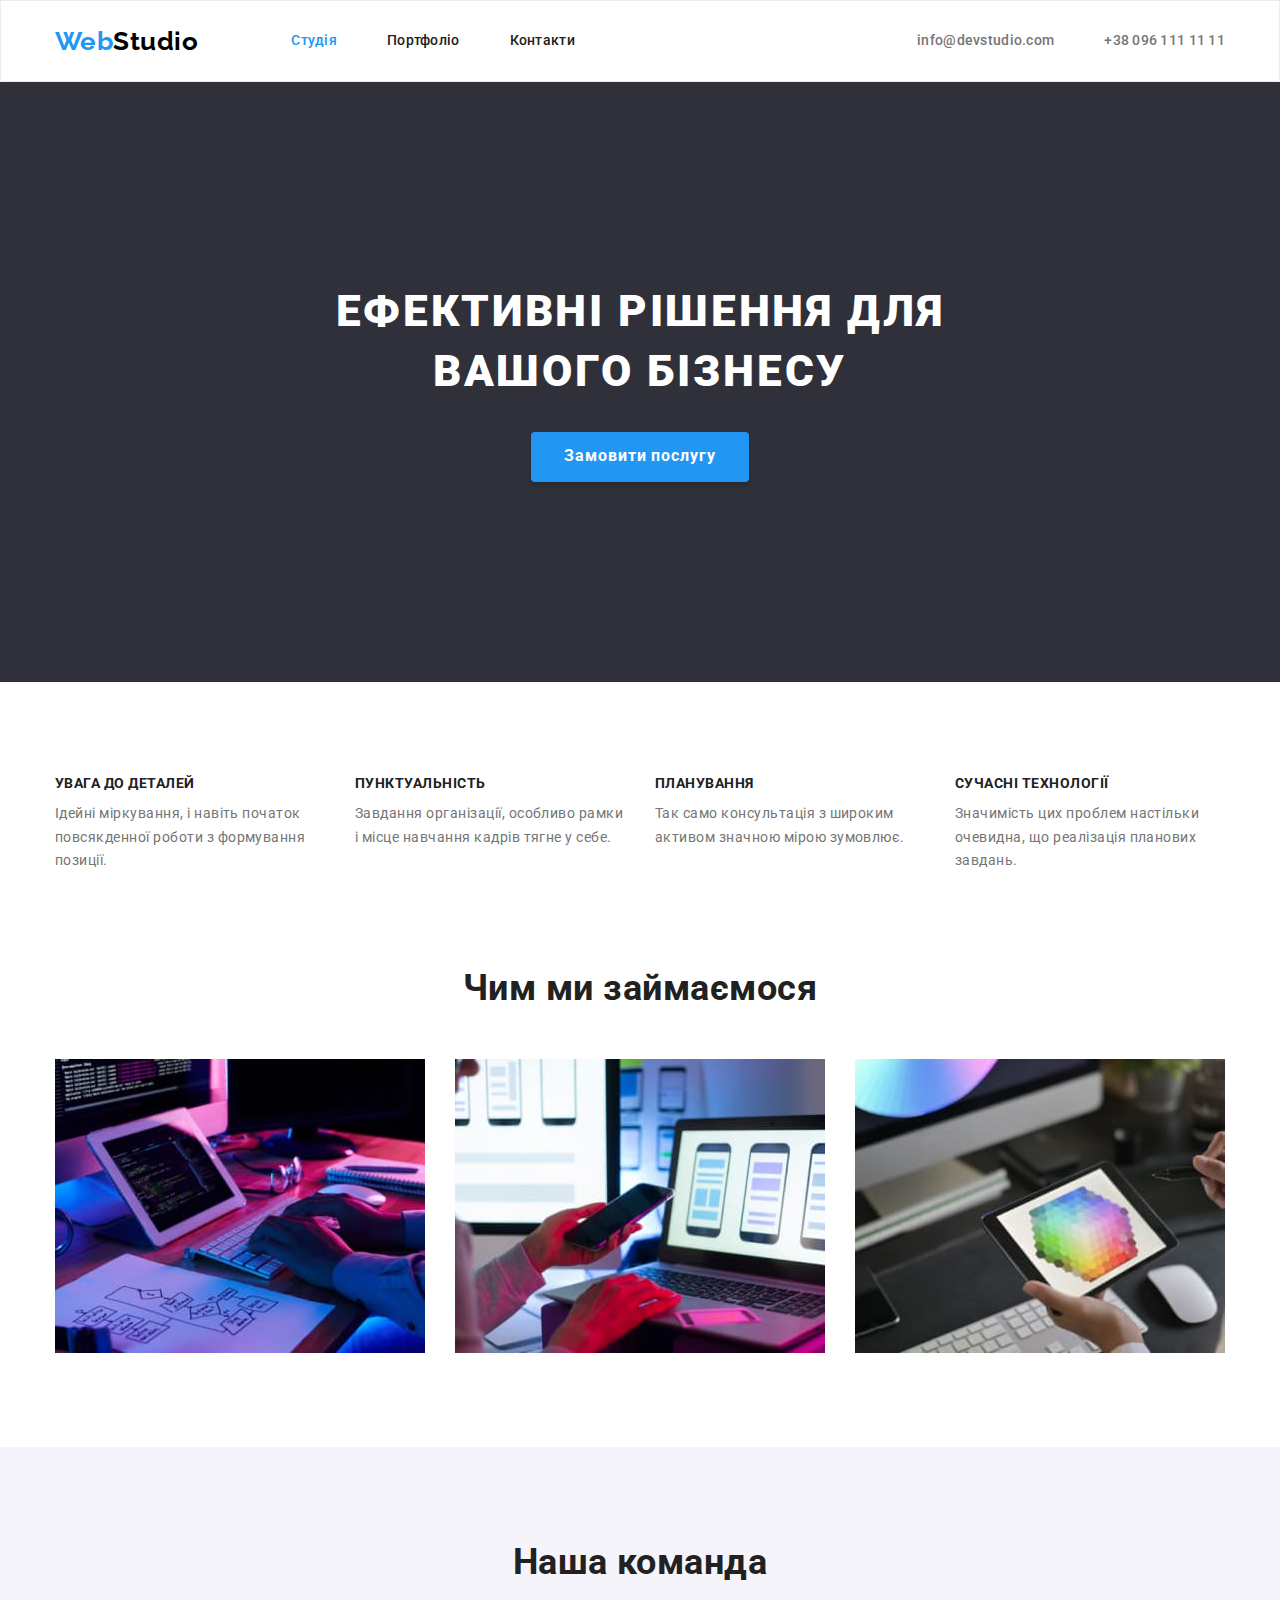
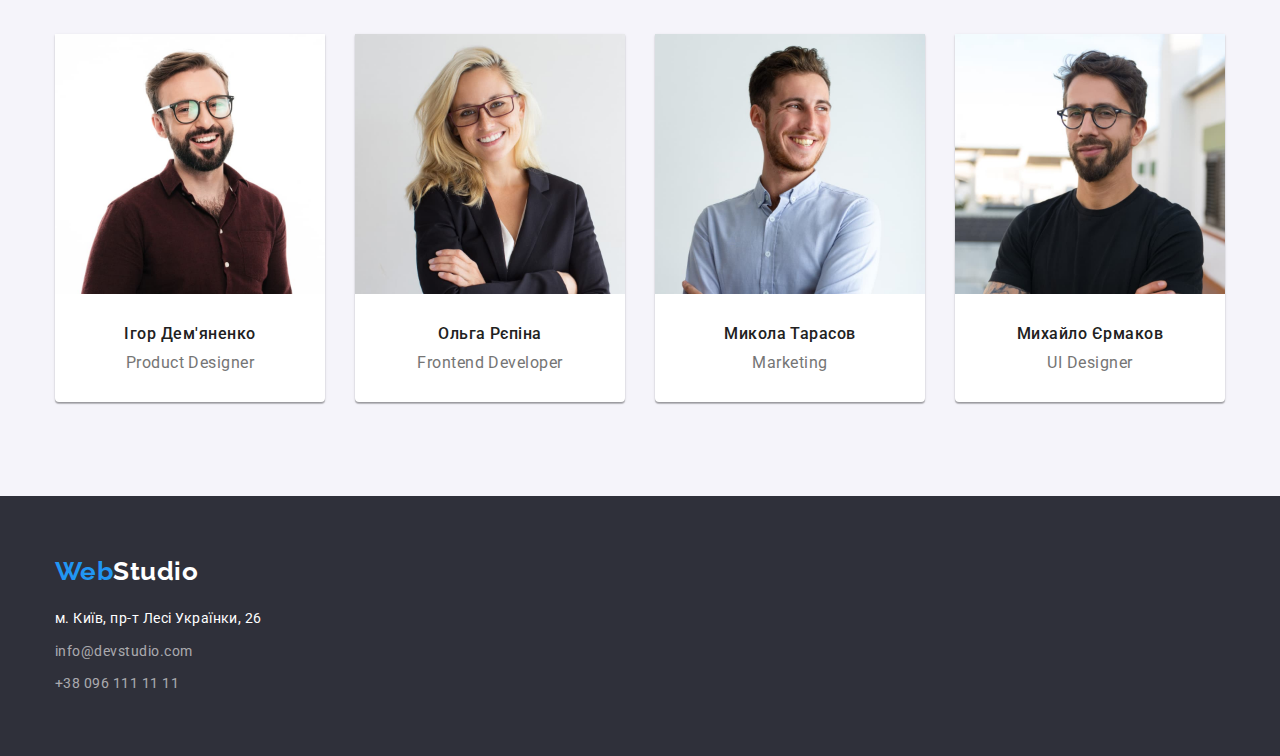
<file: index.html>
<!DOCTYPE html>
<html lang="uk">
<head>
    <meta charset="UTF-8">
    <meta http-equiv="X-UA-Compatible" content="IE=edge">
    <meta name="viewport" content="width=device-width, initial-scale=1.0">
    <title>WebStudio</title>
    
    <link rel="preconnect" href="https://fonts.googleapis.com">
    <link rel="preconnect" href="https://fonts.gstatic.com" crossorigin>
    <link href="https://fonts.googleapis.com/css2?family=Raleway:wght@700&family=Roboto:wght@400;500;700;900&display=swap" rel="stylesheet">
     <link rel="stylesheet" href=" https://cdnjs.cloudflare.com/ajax/libs/modern-normalize/1.1.0/modern-normalize.css">
    <link rel="stylesheet" href="./css/styles.css">
</head>
<body>
    <header class="header">
       <div class="container container-header">
            <nav class="container-nav">
             <a class="logo" href="./index.html"> <span class="logo-web">Web</span><span class="logo-studio" >Studio</span></a>
                <ul class="site-nav">
                    <li class="site-title"> <a  href="./index.html" class= " link current item" >Студія</a> </li>
                    <li class="site-title"> <a  href="./portfolio.html" class="link item ">Портфоліо</a> </li>
                    <li class="site-title"> <a  href="" class="link item">Контакти</a> </li>
                </ul>
            </nav>
            <ul class="contacs ">
                <li class="site-title"><a class="link" href="mailto:info@devstudio.com">info@devstudio.com</a></li>
                <li class="site-title"><a class="link" href="tel:+380961111111">+38 096 111 11 11</a></li>
            </ul>
        </div>  
        
        
        
    </header>

    <main>
        <section class="hero section">
            <div class="container ">
            <h1 class="hero-title">Ефективні рішення для вашого бізнесу</h1>
            <button class="btn " type="button">Замовити послугу</button>
         </div>
        </section>

        <section class="section">
            <div class="container ">
            <h2 class="our-benefits" >Наші переваги</h2>
            <ul class="benefits-list">
                <li class="benefits-item">   
                    <h3 class="benefits-title">УВАГА ДО ДЕТАЛЕЙ</h3>  
                    <p class=" benefits-text" >Ідейні міркування, і навіть початок повсякденної роботи з формування позиції.</p> 
                </li>
                <li class="benefits-item"> 
                    <h3 class="benefits-title">ПУНКТУАЛЬНІСТЬ</h3>  
                    <p class="benefits-text">Завдання організації, особливо рамки і місце навчання кадрів тягне у себе.</p> 
                </li>
                <li class="benefits-item">
                    <h3 class="benefits-title">ПЛАНУВАННЯ</h3>  
                    <p class="benefits-text">Так само консультація з широким активом значною мірою зумовлює.</p> 
                </li>
                <li class="benefits-item" >
                    <h3 class="benefits-title">СУЧАСНІ ТЕХНОЛОГІЇ</h3>  
                    <p class="benefits-text">Значимість цих проблем настільки очевидна, що реалізація планових завдань.</p> 
                </li>
            </ul>
            </div>
        </section>
        <section class="work section">
            <div class="container">
            <h2 class="section-title title-web">Чим ми займаємося</h2>
            
            <ul class="images">
                <li><img src="./images/box1.jpg" alt="Декстоп" width="370" ></li>
                <li><img src="./images/box2.jpg" alt="Мобільний додаток" width="370"></li>
                <li><img src="./images/box3.jpg" alt="Планшет"   width="370"></li>
            </ul>
        </div>
        </section>
        <section class="team section">
            <div class="container">
            <h2 class="section-title">Наша команда</h2>
            <ul class="list-team">
                <li class="team-group">
                    <img src="./images/igor.demjanenko.jpg" alt="Ігор Дем'яненко" width="270">
                    <h3 class="team-title">Ігор Дем'яненко</h3>
                    <p  class="team-position" lang="en">Product Designer</p>
                    
                </li>
                <li class="team-group">
                    <img src="./images/olga.repina.jpg" alt="Ольга Рєпіна" width="270">
                    <h3 class="team-title">Ольга Рєпіна</h3>
                    <p class="team-position"  lang="en">Frontend Developer</p>
                    
                </li>
                <li class="team-group">
                    <img src="./images/mykola.tarasov.jpg" alt="Микола Тарасов" width="270">
                    <h3 class="team-title">Микола Тарасов</h3>
                    <p class="team-position" lang="en">Marketing</p>
                    
                </li>
                <li class="team-group">
                    <img src="./images/mixajlo.jermakov.jpg" alt="Михайло Єрмаков" width="270">
                    <h3 class="team-title">Михайло Єрмаков</h3>
                    <p class="team-position" lang="en">UI Designer</p>
                    
                </li>
            </ul>
            </div>
        </section>

    </main>

    <footer class="address  ">
        <div class=" container"><a class="logo logo-address" href="./index.html"> <span class="logo-web">Web</span><span class="logo-footer" >Studio</span></a>
        <address>
            <ul class="nav-address"> 
                <li class="nav-item"><a class="link-footer maps" href="https://goo.gl/maps/FgdQjG2x2mxrf8Yn7" rel="noopener noreferrer nofollow" >м. Київ, пр-т Лесі Українки, 26</a>    </li>
                <li class="nav-item"><a  class="link-footer contacs" href="mailto:info@devstudio.com">info@devstudio.com</a> </li>
                <li class="nav-item"><a  class="link-footer contacs" href="tel:+380961111111">+38 096 111 11 11</a> </li>
            </ul>
             </address>
        </div>
    </footer>
    
</body>
</html>
</file>
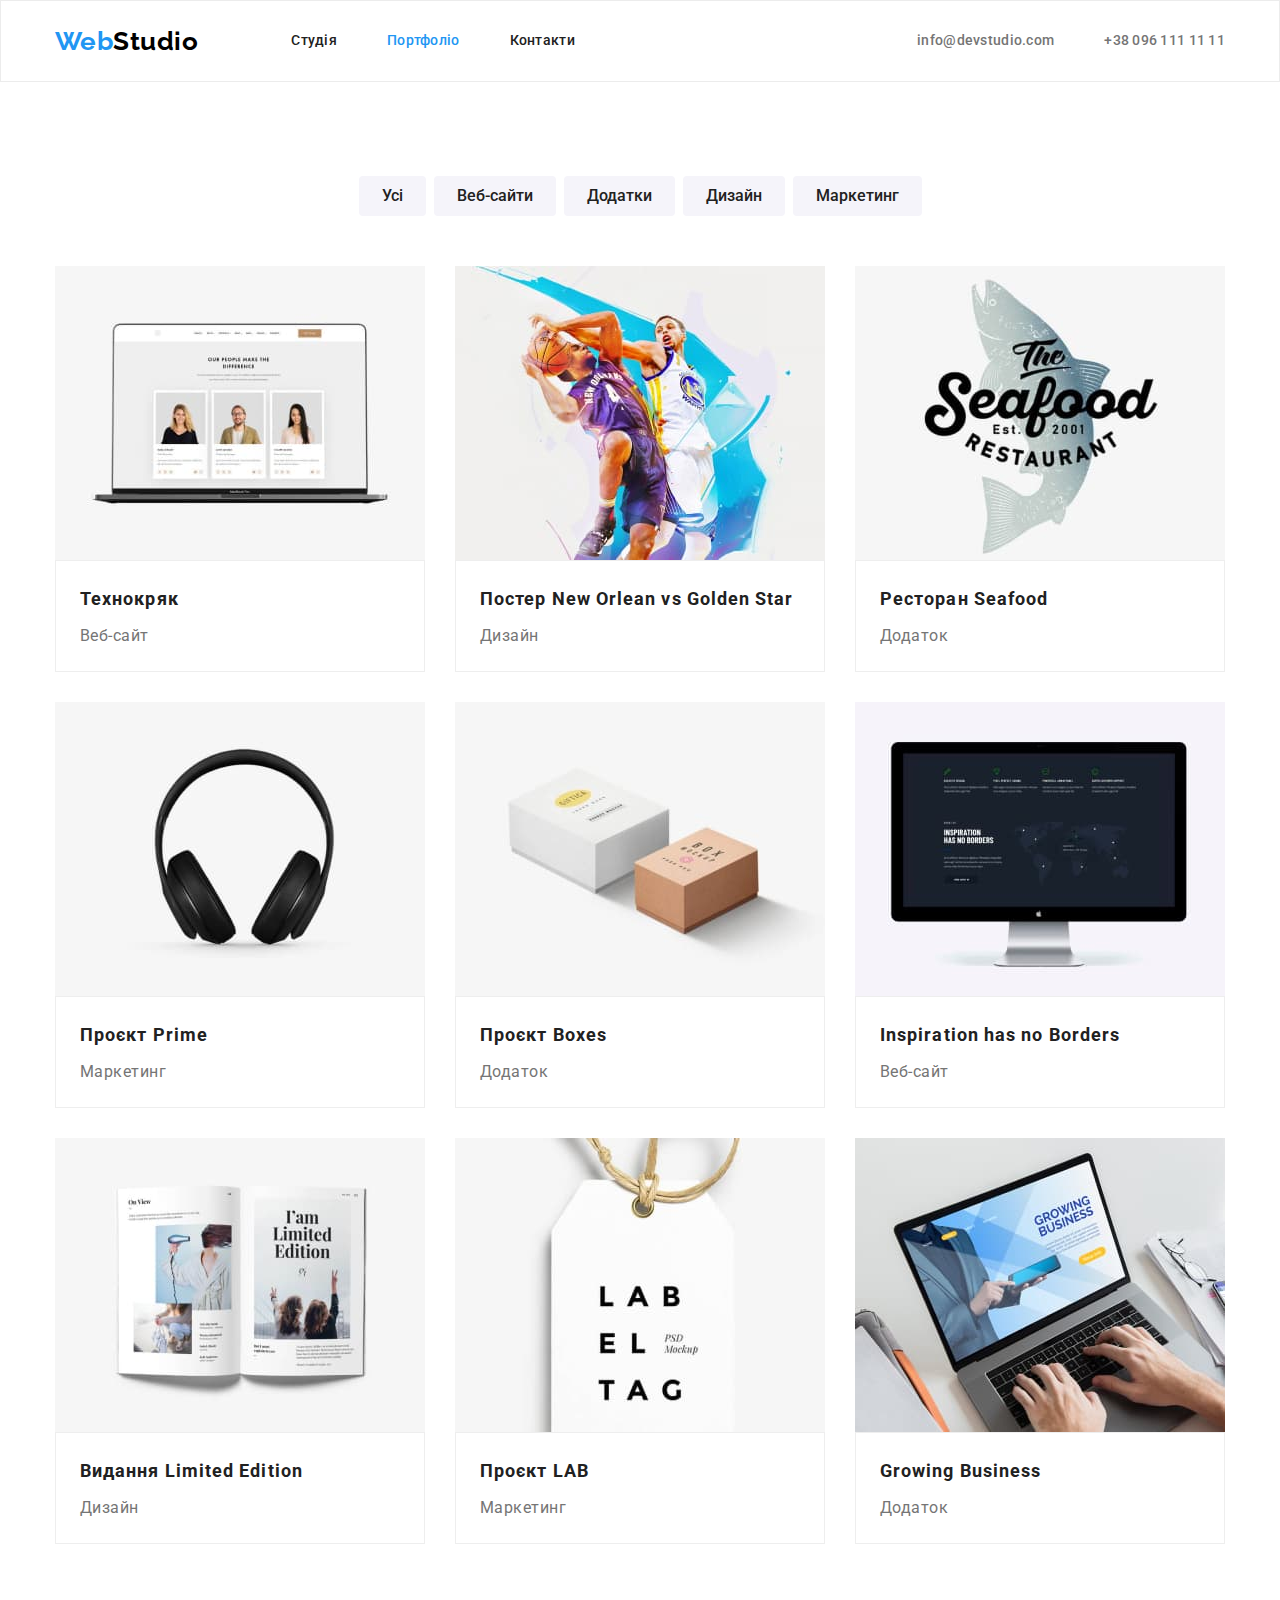
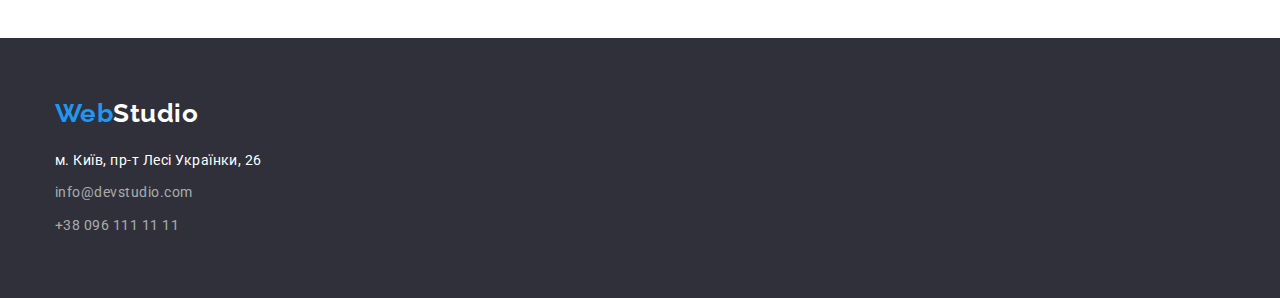
<file: portfolio.html>
<!DOCTYPE html>
<html lang="uk">
<head>
    <meta charset="UTF-8">
    <meta http-equiv="X-UA-Compatible" content="IE=edge">
    <meta name="viewport" content="width=device-width, initial-scale=1.0">
    
    
    
    <title>Portfolio</title>
    
    <link rel="preconnect" href="https://fonts.googleapis.com">
    <link rel="preconnect" href="https://fonts.gstatic.com" crossorigin>
    <link href="https://fonts.googleapis.com/css2?family=Raleway:wght@700&family=Roboto:wght@400;500;700;900&display=swap" rel="stylesheet">
    <link rel="stylesheet" href=" https://cdnjs.cloudflare.com/ajax/libs/modern-normalize/1.1.0/modern-normalize.css">
    <link rel="stylesheet" href="./css/styles.css">
</head>
<body>
    <header class="header">
        <div class="container container-header">
             <nav class="container-nav">
              <a class="logo" href="./index.html"> <span class="logo-web">Web</span><span class="logo-studio" >Studio</span></a>
                 <ul class="site-nav">
                     <li class="site-title"> <a  href="./index.html" class= " link item" >Студія</a> </li>
                     <li class="site-title"> <a  href="./portfolio.html" class="link current item ">Портфоліо</a> </li>
                     <li class="site-title"> <a  href="" class="link item">Контакти</a> </li>
                 </ul>
             </nav>
             <ul class="contacs ">
                 <li class="site-title"><a class="link" href="mailto:info@devstudio.com">info@devstudio.com</a></li>
                 <li class="site-title"><a class="link" href="tel:+380961111111">+38 096 111 11 11</a></li>
             </ul>
         </div>  
         
         
         
     </header>
   
    <main>
        <section class="section">
            <div class="container">
            
                <ul class="container-filter">
                    <li class="filter-btn"><button class="btn-nav" type="button">Усі</button></li>
                    <li class="filter-btn"><button class="btn-nav" type="button">Веб-сайти</button></li>
                    <li class="filter-btn"><button class="btn-nav" type="button">Додатки</button></li>
                    <li class="filter-btn"><button class="btn-nav" type="button">Дизайн</button></li>
                    <li class="filter-btn"><button class="btn-nav" type="button">Маркетинг</button></li>
                </ul>
           

        
            <h1 class="title-portfolio">Портфоліо</h1>
            
            <ul class="container-works">
                <li class="container-web">
                    <img src="./images/texnokrjak.jpg" alt="Сайт Технокряк" width="370" height="294">
                    <div class="container-text">
                    <h2 class="works-title" >Технокряк</h2>
                    <p class="works-text">Веб-сайт</p>
                    </div>
                </li>
                <li class="container-web"> 
                    <img src="./images/poster.new.orlean.jpg" alt="Дизайн Постер New Orlean vs Golden Star" width="370" height="294">
                    <div class="container-text">
                    <h2 class="works-title" >Постер New Orlean vs Golden Star</h2>
                    <p class="works-text">Дизайн</p>
                    </div>
                </li>
                <li class="container-web">
                    <img src="./images/restorant.seafood.jpg" alt="Додаток Ресторан Seafood" width="370" height="294">
                    <div class="container-text">
                    <h2 class="works-title" >Ресторан Seafood</h2>
                    <p class="works-text">Додаток</p>
                    </div>
                </li>
                <li class="container-web">
                    <img src="./images/proekt.prime.jpg" alt=" Маркетинг Проєкт Prime" width="370" height="294">
                    <div class="container-text">
                    <h2 class="works-title" >Проєкт Prime</h2>
                    <p class="works-text">Маркетинг</p>
                    </div>
                </li>
                <li class="container-web">
                    <img src="./images/proekt.boxes.jpg" alt="Додаток Проєкт Boxes" width="370" height="294">
                    <div class="container-text">
                    <h2 class="works-title" >Проєкт Boxes</h2>
                    <p class="works-text">Додаток</p>
                    </div>
                </li>
                <li class="container-web">
                    <img src="./images/inspiration.gas.jpg" alt="Веб-сайт Inspiration has no Borders" width="370" height="294">
                    <div class="container-text">
                    <h2 class="works-title" >Inspiration has no Borders</h2>
                    <p class="works-text">Веб-сайт</p>
                    </div>
                </li>
                <li class="container-web">
                    <img src="./images/vidanjia.limited.jpg" alt="Дизайн Видання Limited Edition" width="370" height="294">
                    <div class="container-text">
                    <h2 class="works-title" >Видання Limited Edition</h2>
                    <p class="works-text">Дизайн</p>
                    </div> 
                </li>
                <li class="container-web">
                    <img src="./images/proekt.lab.jpg" alt="Маркетинг Проєкт LAB" width="370" height="294">
                    <div class="container-text">
                    <h2 class="works-title" >Проєкт LAB</h2>
                    <p class="works-text">Маркетинг</p>
                 </div> 
                </li>
                <li class="container-web">
                    <img src="./images/growing.business.jpg" alt="Додаток Growing Business" width="370" height="294">
                    <div class="container-text">
                    <h2 class="works-title" >Growing Business</h2>
                    <p class="works-text">Додаток</p>
                    </div>  
                </li>
            </ul>
        </div>
        </section>
        
    </main>
    <footer class="address  ">
        <div class=" container"><a class="logo logo-address" href="./index.html"> <span class="logo-web">Web</span><span class="logo-footer" >Studio</span></a>
        <address>
            <ul class="nav-address"> 
                <li class="nav-item"><a class="link-footer maps" href="https://goo.gl/maps/FgdQjG2x2mxrf8Yn7" rel="noopener noreferrer nofollow" >м. Київ, пр-т Лесі Українки, 26</a>    </li>
                <li class="nav-item"><a  class="link-footer contacs" href="mailto:info@devstudio.com">info@devstudio.com</a> </li>
                <li class="nav-item"><a  class="link-footer contacs" href="tel:+380961111111">+38 096 111 11 11</a> </li>
            </ul>
             </address>
        </div>
    </footer>
    
    
</body>
</html>
</file>
<file: css/styles.css>
:root{ 
    --primary-text-color:  #212121;
    --title-text-color: #757575;
    --accent-color: #2196F3;
    --primary-white-color:#FFFFFF;
}
body{
    background-color: #FFFFFF;
    color: var(--primary-text-color);
    
    font-family: 'Roboto', sans-serif;
    font-size: 16px; 
    line-height: 1.19;
    letter-spacing: 0.03em;
    margin: 0px;
}
ul{
    list-style-type: none;
    margin: 0 0;
    padding: 0 0;
}

button{
    font-family: inherit;
    
}
h1, h2, h3, h4, h5, h6{
    margin: 0px;
}
p{
    margin: 0 0;
}
img{
    display: block;
     max-width: 100%; 
     height: auto;
}

.container{
    width: 1200px;
    padding-left: 15px;
    padding-right: 15px;
    margin-left: auto;
    margin-right: auto;

    
}
.section{
    padding-bottom: 94px;
    padding-top: 94px;
}

.container-header{
    display: flex;
    align-items: center;
    justify-content: space-around;
}

.logo{
    font-family: 'Raleway';
    font-weight: 700;
    font-size: 26px;
    
    
    
    text-decoration: none;
}
.logo-web{
    color: #2196F3;
}

.logo-studio{
    color: #000000;
}

/* Site-nav */
.container-nav{
    display: flex;
    align-items: center;
}
.site-nav{
    display: flex;
    margin-left: 93px;
    color:  var(--primary-text-color);
  
}
.site-title{
    margin-right: 50px;
}

.site-title:last-child{
    margin-right: 0px;
}

.link{
    font-weight: 500;
    font-size: 14px;
    line-height: 1.14;
    letter-spacing: 0.02em;
    text-decoration: none;

    display: block;
    padding-top: 32px; 
    padding-bottom: 32px;
    
}

.link:not(:last-child){
    margin-right: 0px;
}

.site-nav .link{
    color: var(--primary-text-color);
}

.site-nav .link:hover,
.site-nav .link:focus{
    color: var(--accent-color);
}
.site-nav .link.current{
    color: var(--accent-color);  
} 
.contacs{
    display: flex;
    margin-left: auto;
}

.contacs .link{
    color: var(--title-text-color);
}
.contacs .link:hover,
.contacs .link:focus{
    color: var(--accent-color); 
}
 
/* Hero section Webstudio */

.hero{
    background-color: #2F303A;
    text-align: center;
    padding-top: 200px;
    padding-bottom: 200px;
    
     
}

.hero-title {
    font-weight: 900;
    font-size: 44px;
    line-height: 1.36;
    text-align: center;
    letter-spacing: 0.06em;
    text-transform: uppercase;

    width: 696px;
    margin-right: auto;
    margin-left: auto;
    margin-bottom: 30px;

    color: var(--primary-white-color);
}
.btn{
    font-weight: 700;
    text-align: center;
    letter-spacing: 0.06em;
    cursor: pointer;

    border-radius: 4px;
    padding-left: 32px;
    padding-right: 32px;
    padding-bottom: 10px;
    padding-top: 10px;
    min-width: 216px;
    min-height: 50px;
    border: 1px solid transparent;
    box-shadow: 0px 4px 4px rgba(0, 0, 0, 0.15);
    
    

    background-color: var(--accent-color) ;
    color: var(--primary-white-color);

}

/* Section Наші Переваги */
.benefits-list{
    display: flex;
}

.our-benefits,
.title-portfolio{
    position: absolute;
    width: 1px;
    height: 1px;
    margin: -1px;
    border: 0;
    padding: 0;
        
    white-space: nowrap;
    clip-path: inset(100%);
    clip: rect(0 0 0 0);
    overflow: hidden;
 }
.benefits-item{
    width: 270px;
    margin-right: 30px;
}
.benefits-item:last-child{
    margin-right: 0px;
}
.benefits-title{
    font-size: 14px;
    line-height: 1.14;
    
    
    color: var(--primary-text-color);
}

.benefits-text{
    font-size: 14px;
    line-height: 1.71;
    margin-top: 10px;

    color: var(--title-text-color);
}

/* Section Чим ми займаємось */
.work{
    text-align: center;
    padding-top: 0px;
    
   
}
.images{
    display: flex;
    
    justify-content: space-between;
}

.title-web{
    margin-bottom: 50px;
}
.section-title{
    
    font-size: 36px;
    line-height: 1.17;
    
    
    color: var(--primary-text-color);
}

/* Section Наша Командна  */
.team{
    background-color:  #F5F4FA;
    text-align: center;
   
}
.list-team{
    display: flex;
    margin-top: 50px;
     
}


.team-group{
    margin-right: 30px;
    padding-bottom: 30px;

    background: #FFFFFF;
    box-shadow: 0px 1px 3px rgba(0, 0, 0, 0.12), 0px 1px 1px rgba(0, 0, 0, 0.14), 0px 2px 1px rgba(0, 0, 0, 0.2);
    border-radius: 0px 0px 4px 4px;
}
.team-group:last-child{
    margin-right: 0px;
}

.team-title{
    font-weight: 500;
    font-size: 16px;
    line-height: 1.19;
    letter-spacing: 0.03em;
    text-align: center;
    margin-top: 30px;
   
}
.team-position{
    text-align: center;
    margin-top: 10px;

    color: var(--title-text-color);
}

/* Section Footer */
.address{   
     background: #2F303A;
     padding-bottom: 60px;
     padding-top: 60px;
}

.logo-address{
    display: inline-block;
    margin-bottom: 20px;
   
    
}
.logo-footer{
    color: var(--primary-white-color);

}

.maps{
    display: inline-block;

    color:var(--primary-white-color);
}
 .nav-item{
    margin-bottom: 9px;
}
.nav-item:last-child{
    margin-bottom: 0px;
}
 .nav-address .link-footer{
    font-style: normal;
    font-size: 14px;
    line-height: 1.71;
    text-decoration: none;
    
   
}

.nav-address .maps{
    color:var(--primary-white-color);}

 .contacs{
    color: rgba(255, 255, 255, 0.6); 
}


.contacs:hover,
.contacs:focus{
    color: var(--accent-color); 
}

/* Page Portfolio */
/* Section Nav Portfolio */
.header{
    border: 1px solid #ECECEC;
}

.container-filter{
    display: flex;
    justify-content: center;

    margin-bottom: 50px;
}
.filter-btn{
    margin-right: 8px;
}
.filter-btn:last-child{
    margin-right: 0px;}

.btn-nav{
    font-weight: 500;
    font-size: 16px;
    line-height: 1.62;
    cursor: pointer;
    border-radius: 4px;
    padding-left: 22px;
    padding-right: 22px;
    padding-top: 6px ;
    padding-bottom: 6px;
    
    border: 1px solid transparent;
   
    background-color: #F5F4FA;
    color: var(--primary-text-color);
}

.btn-nav:last-child{
    margin-right: 0px;
}

.btn-nav:hover,
.btn-nav:focus {
    background-color:var(--accent-color);
    color: var(--primary-white-color);
}

/* Section Наші Роботи */

.container-works{
    display: flex;
    flex-wrap: wrap;

}
.container-web{
    
    width: 370px;  
    margin-right: 30px;
    margin-bottom: 30px;
}
.container-web:nth-child(3n){
   margin-right: 0px;
}
.container-web:nth-last-child(-n + 3) {
   margin-bottom: 0px;
  }
.container-text{
    border: 1px solid #EEEEEE;
    padding-top: 20px;
    padding-bottom: 20px;
    padding-left: 24px;
    padding-right: 24px;
}

.works-title{
    font-size: 18px;
    line-height: 2;
    letter-spacing: 0.06em;
    
    color: var(--primary-text-color);

}
.works-text{
    color: var(--title-text-color);
    line-height: 1.87;
    margin-top: 4px;
    
}
</file>
